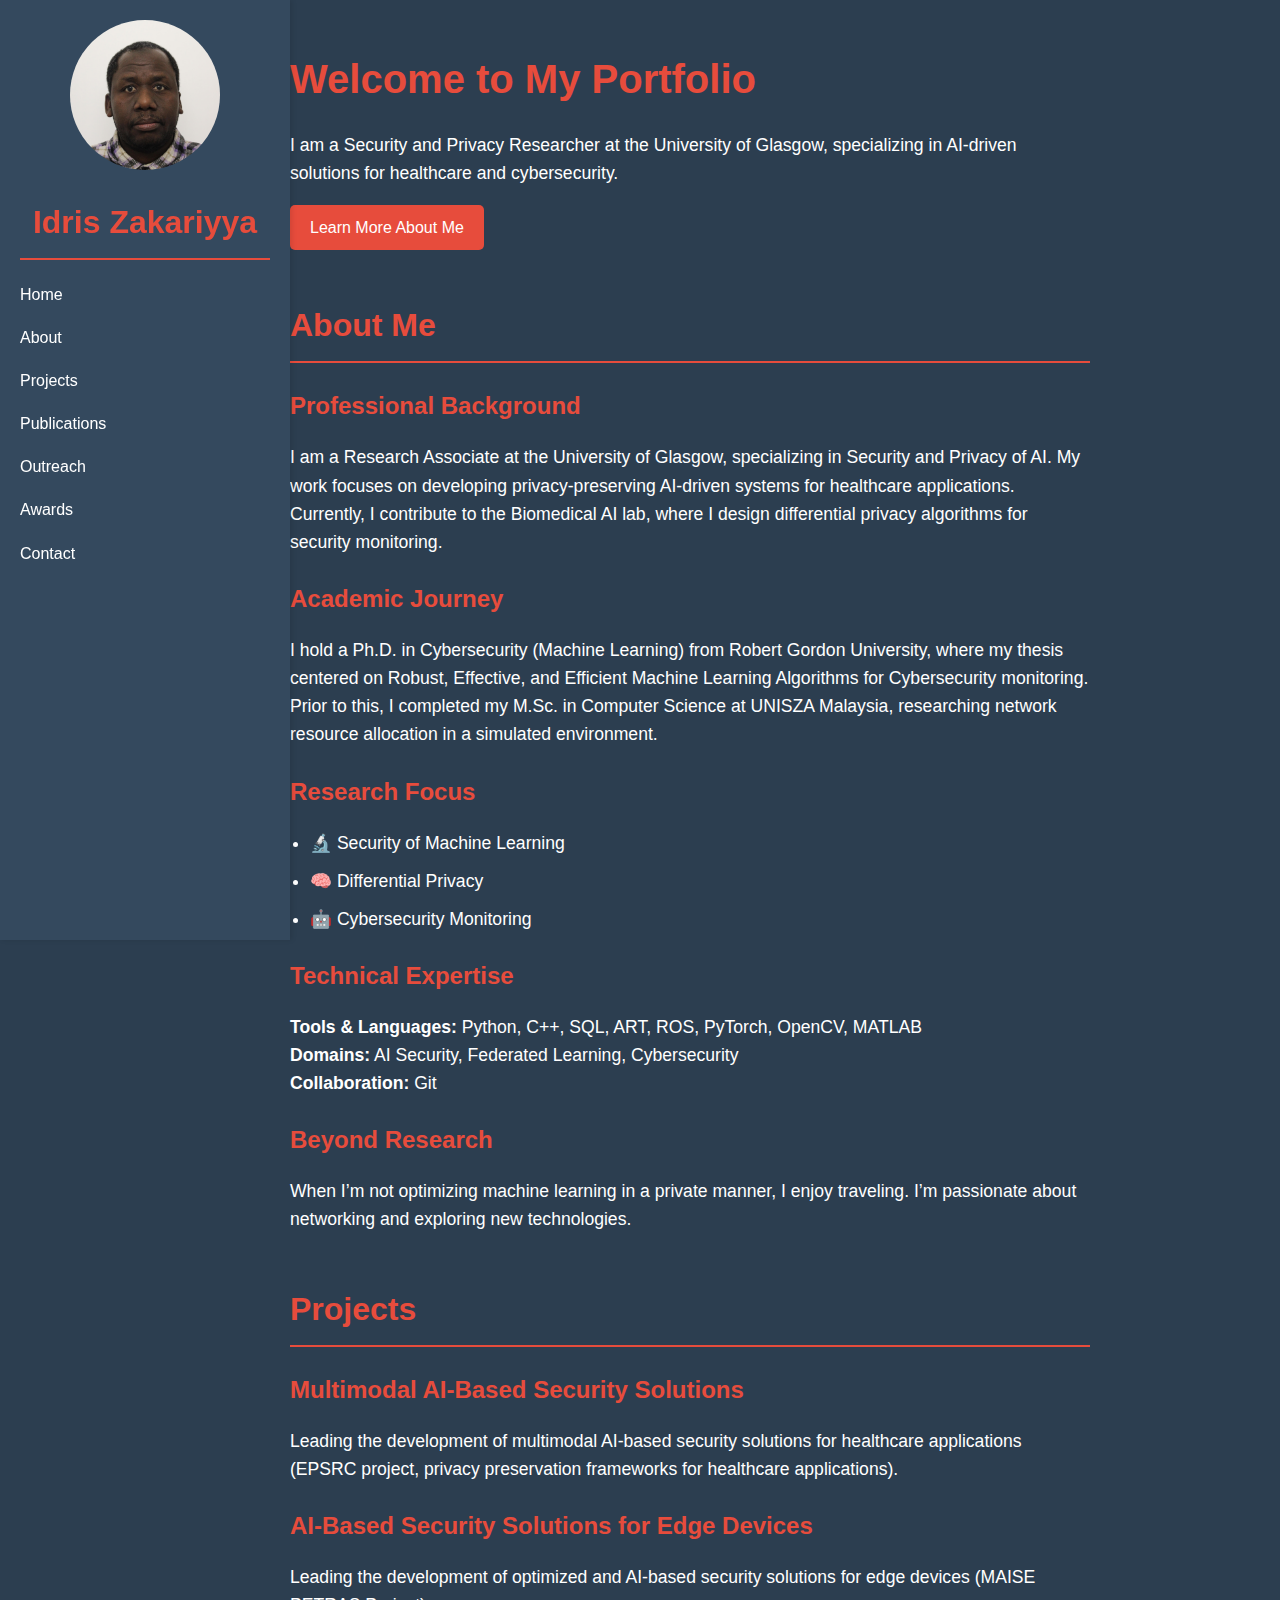
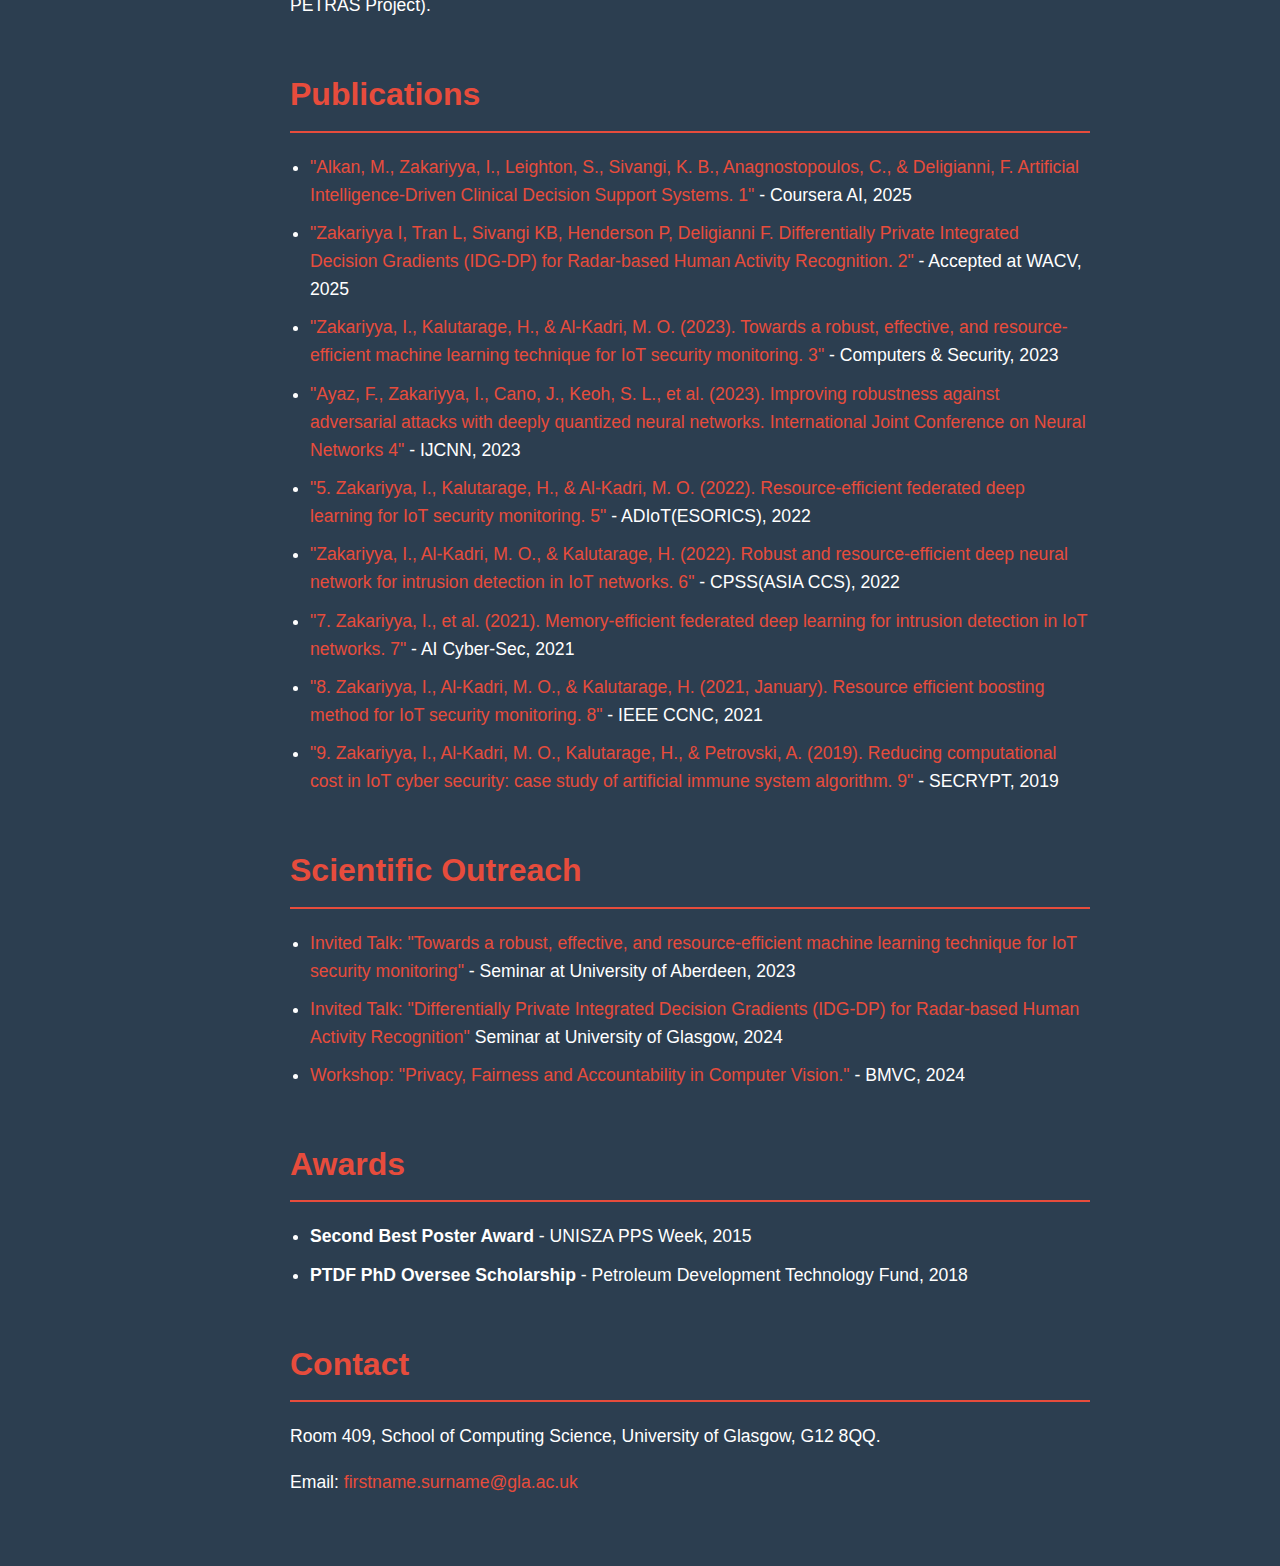
<file: index.html>
<!DOCTYPE html>
<html lang="en">
<head>
    <meta charset="UTF-8">
    <meta name="viewport" content="width=device-width, initial-scale=1.0">
    <title>Idris Zakariyya, Research Associate @ University of Glasgow</title>
    <style>
        /* General Styles */
        body {
            font-family: 'Arial', sans-serif;
            margin: 0;
            display: flex;
            background-color: #2C3E50;
            color: white;
            line-height: 1.6;
        }

        /* Sidebar Styles */
        .sidebar {
            width: 250px;
            background: #34495E;
            padding: 20px;
            height: 100vh;
            position: fixed;
            box-shadow: 2px 0 5px rgba(0, 0, 0, 0.1);
        }

        .sidebar img {
            width: 150px;
            border-radius: 50%;
            display: block;
            margin: 0 auto 20px;
        }

        .sidebar h2 {
            color: #E74C3C;
            text-align: center;
            margin-bottom: 20px;
        }

        .sidebar ul {
            list-style: none;
            padding: 0;
        }

        .sidebar ul li {
            margin: 15px 0;
        }

        .sidebar ul li a {
            color: white;
            text-decoration: none;
            font-size: 16px;
            transition: color 0.3s ease;
        }

        .sidebar ul li a:hover {
            color: #E74C3C;
        }

        /* Content Styles */
        .content {
            margin-left: 270px;
            padding: 20px;
            max-width: 800px;
        }

        section {
            margin-bottom: 50px;
        }

        h1, h2, h3 {
            color: #E74C3C;
        }

        h1 {
            font-size: 2.5rem;
            margin-bottom: 20px;
        }

        h2 {
            font-size: 2rem;
            border-bottom: 2px solid #E74C3C;
            padding-bottom: 10px;
            margin-bottom: 20px;
        }

        h3 {
            font-size: 1.5rem;
            margin-bottom: 10px;
        }

        p, ul {
            font-size: 1.1rem;
        }

        ul {
            padding-left: 20px;
        }

        ul li {
            margin-bottom: 10px;
        }

        a {
            color: #E74C3C;
            text-decoration: none;
        }

        a:hover {
            text-decoration: underline;
        }

        /* Button Styles */
        .btn {
            display: inline-block;
            padding: 10px 20px;
            background-color: #E74C3C;
            color: white;
            border-radius: 5px;
            text-decoration: none;
            transition: background-color 0.3s ease;
        }

        .btn:hover {
            background-color: #C0392B;
        }
    </style>
</head>
<body>
    <!-- Sidebar -->
    <div class="sidebar">
        <img src="idris.jpg" alt="Idris Zakariyya">
        <h2>Idris Zakariyya</h2>
        <nav>
            <ul>
                <li><a href="#home">Home</a></li>
                <li><a href="#about">About</a></li>
                <li><a href="#projects">Projects</a></li>
                <li><a href="#publications">Publications</a></li>
                <li><a href="#outreach">Outreach</a></li>
                <li><a href="#awards">Awards</a></li>
                <li><a href="#contact">Contact</a></li>
            </ul>
        </nav>
    </div>

    <!-- Main Content -->
    <div class="content">
        <!-- Home Section -->
        <section id="home">
            <h1>Welcome to My Portfolio</h1>
            <p>I am a Security and Privacy Researcher at the University of Glasgow, specializing in AI-driven solutions for healthcare and cybersecurity.</p>
            <a href="#about" class="btn">Learn More About Me</a>
        </section>

        <!-- About Section -->
        <section id="about">
            <h2>About Me</h2>
            <h3>Professional Background</h3>
            <p>
                I am a Research Associate at the University of Glasgow, specializing in Security and Privacy of AI. 
                My work focuses on developing privacy-preserving AI-driven systems for healthcare applications. 
                Currently, I contribute to the Biomedical AI lab, where I design differential privacy algorithms 
                for security monitoring.
            </p>

            <h3>Academic Journey</h3>
            <p>
                I hold a Ph.D. in Cybersecurity (Machine Learning) from Robert Gordon University, where my thesis centered on Robust, Effective, and Efficient Machine
                Learning Algorithms for Cybersecurity monitoring. Prior to this, I completed my M.Sc. in Computer Science 
                at UNISZA Malaysia, researching network resource allocation in a simulated environment.
            </p>

            <h3>Research Focus</h3>
            <ul>
                <li>🔬 Security of Machine Learning</li>
                <li>🧠 Differential Privacy</li>
                <li>🤖 Cybersecurity Monitoring</li>
            </ul>

            <h3>Technical Expertise</h3>
            <p>
                <strong>Tools & Languages:</strong> Python, C++, SQL, ART, ROS, PyTorch, OpenCV, MATLAB<br>
                <strong>Domains:</strong> AI Security, Federated Learning, Cybersecurity<br>
                <strong>Collaboration:</strong> Git
            </p>

            <h3>Beyond Research</h3>
            <p>
                When I’m not optimizing machine learning in a private manner, I enjoy traveling. I’m passionate about networking and exploring new technologies.
            </p>
        </section>

        <!-- Projects Section -->
        <section id="projects">
            <h2>Projects</h2>
            <h3>Multimodal AI-Based Security Solutions</h3>
            <p>Leading the development of multimodal AI-based security solutions for healthcare applications (EPSRC project, privacy preservation frameworks for healthcare applications).</p>

            <h3>AI-Based Security Solutions for Edge Devices</h3>
            <p>Leading the development of optimized and AI-based security solutions for edge devices (MAISE PETRAS Project).</p>
        </section>

        <!-- Publications Section -->
        <section id="publications">
            <h2>Publications</h2>
            <ul>
                <li><a href="#">"Alkan, M., Zakariyya, I., Leighton, S., Sivangi, K. B., Anagnostopoulos, C., & Deligianni, F. Artificial Intelligence-Driven Clinical Decision Support Systems. 1"</a> - Coursera AI, 2025</li>
                <li><a href="#">"Zakariyya I, Tran L, Sivangi KB, Henderson P, Deligianni F. Differentially Private Integrated Decision Gradients (IDG-DP) for Radar-based Human Activity Recognition. 2"</a> - Accepted at WACV, 2025</li>
                <li><a href="#">"Zakariyya, I., Kalutarage, H., & Al-Kadri, M. O. (2023). Towards a robust, effective, and resource-efficient machine learning technique for IoT security monitoring. 3"</a> - Computers & Security, 2023</li>
                <li><a href="#">"Ayaz, F., Zakariyya, I., Cano, J., Keoh, S. L., et al. (2023). Improving robustness against adversarial attacks with deeply quantized neural networks. International Joint Conference on Neural Networks 4"</a> - IJCNN, 2023</li>
                <li><a href="#">"5.	Zakariyya, I., Kalutarage, H., & Al-Kadri, M. O. (2022). Resource-efficient federated deep learning for IoT security monitoring.  5"</a> - ADIoT(ESORICS), 2022</li>
                <li><a href="#">"Zakariyya, I., Al-Kadri, M. O., & Kalutarage, H. (2022). Robust and resource-efficient deep neural network for intrusion detection in IoT networks. 6"</a> - CPSS(ASIA CCS), 2022</li>
                <li><a href="#">"7.	Zakariyya, I., et al. (2021). Memory-efficient federated deep learning for intrusion detection in IoT networks. 7"</a> - AI Cyber-Sec, 2021</li>
                <li><a href="#">"8.	Zakariyya, I., Al-Kadri, M. O., & Kalutarage, H. (2021, January). Resource efficient boosting method for IoT security monitoring. 8"</a> - IEEE CCNC, 2021</li>
                <li><a href="#">"9.	Zakariyya, I., Al-Kadri, M. O., Kalutarage, H., & Petrovski, A. (2019). Reducing computational cost in IoT cyber security: case study of artificial immune system algorithm. 9"</a> - SECRYPT, 2019</li>
                
            </ul>
        </section>

        <!-- Outreach Section -->
        <section id="outreach">
            <h2>Scientific Outreach</h2>
            <ul>
                <li><a href="#">Invited Talk: "Towards a robust, effective, and resource-efficient machine learning technique for IoT security monitoring"</a> - Seminar at University of Aberdeen, 2023</li>
                <li><a href="#">Invited Talk: "Differentially Private Integrated Decision Gradients (IDG-DP) for Radar-based Human Activity Recognition"</a> Seminar at University of Glasgow, 2024</li>
                <li><a href="#">Workshop: "Privacy, Fairness and Accountability in Computer Vision."</a> - BMVC, 2024</li>
            </ul>
        </section>

        <!-- Awards Section -->
        <section id="awards">
            <h2>Awards</h2>
            <ul>
                <li><strong>Second Best Poster Award</strong> - UNISZA PPS Week, 2015</li>
                <li><strong>PTDF PhD Oversee Scholarship</strong> - Petroleum Development Technology Fund, 2018</li>
            </ul>
        </section>

        <!-- Contact Section -->
        <section id="contact">
            <h2>Contact</h2>
            <p>Room 409, School of Computing Science, University of Glasgow, G12 8QQ.</p>
            <p>Email: <a href="mailto:your.email@example.com">firstname.surname@gla.ac.uk</a></p>
        </section>
    </div>
</body>
</html>
</file>
